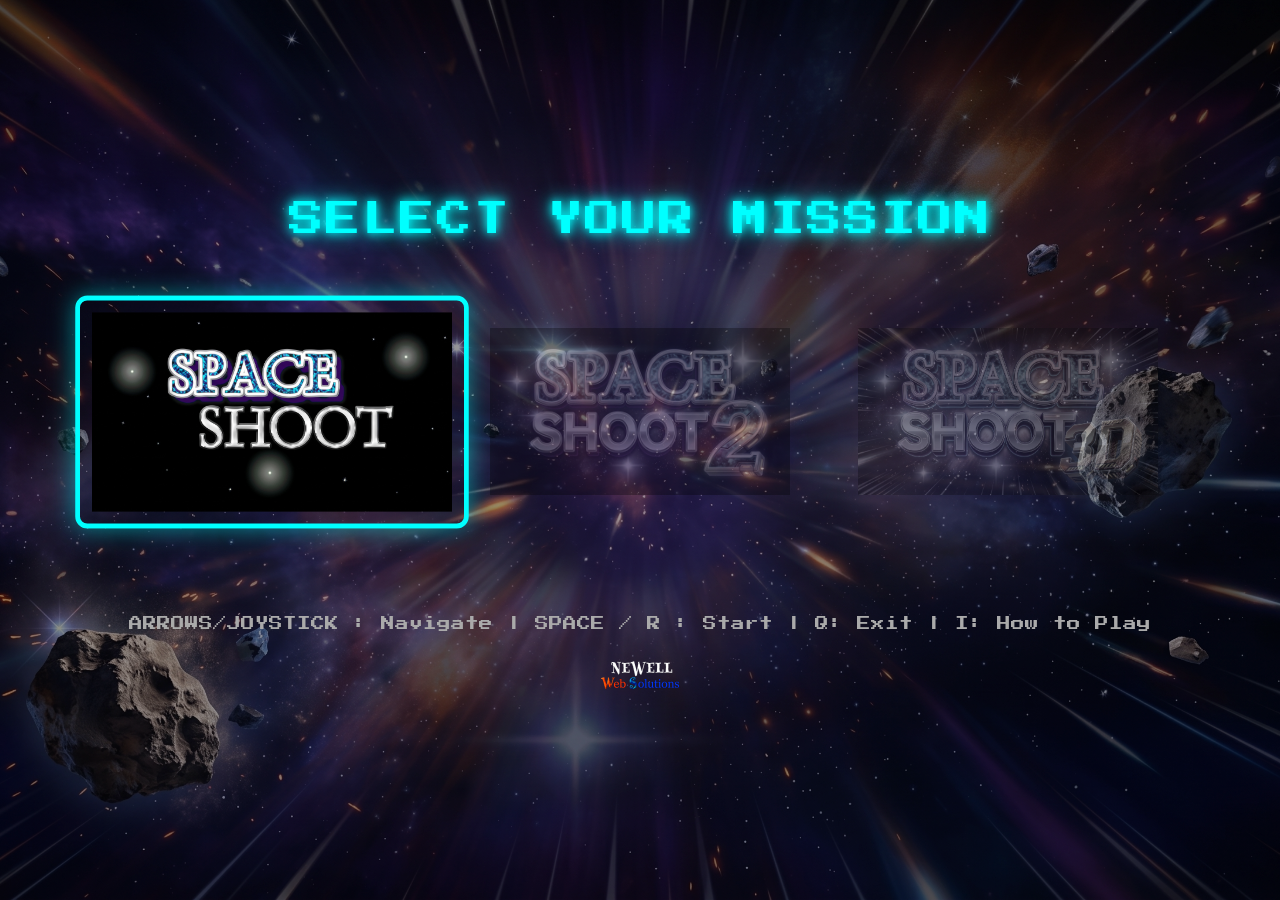
<file: index.html>
<!DOCTYPE html>
<html lang="en">
<head>
    <meta charset="UTF-8">
    <title>Space Shoot Arcade</title>
    <link rel="stylesheet" href="style.css">
</head>
<body>
    <!-- Idle Demo Video (overlay on top - unmuted for audio) -->
    <video id="demo-video" src="demo.mp4" loop></video>

    <!-- Main Arcade Interface -->
    <div id="menu-container">
        <div class="header">SELECT YOUR MISSION</div>
        
        <div id="game-carousel">
            <!-- Game 1 -->
            <div class="game-item selected" data-target="https://tymnewell.github.io/Space-shoot/index.html">
                <img src="SpaceShoot 1 LOGO_2.jpg" alt="Space Shoot 1">
            </div>
            <!-- Game 2 -->
            <div class="game-item" data-target="https://tymnewell.github.io/Space-Shoot-2/index.html">
                <img src="SpaceShoot 2 LOGO_2.jpg" alt="Space Shoot 2">
            </div>
            <!-- Game 3 -->
            <div class="game-item" data-target="https://tymnewell.github.io/Space-Shoot-3D/index.html">
                <img src="SpaceShoot 3 LOGO_2.png" alt="Space Shoot 3D">
            </div>
        </div>

        <!-- System Controls & Branding Footer -->
        <div class="footer-container">
            <div class="sub-message">
                ARROWS/JOYSTICK : Navigate | SPACE / R : Start | Q: Exit | <a href="instruction_card.html" style="color: inherit; text-decoration: none;">I: How to Play</a>
            </div>
            <img class="developer-logo" src="NWS.png" alt="NWS Logo">
        </div>
    </div>

    <script src="arcade.js"></script>
</body>
</html>
</file>
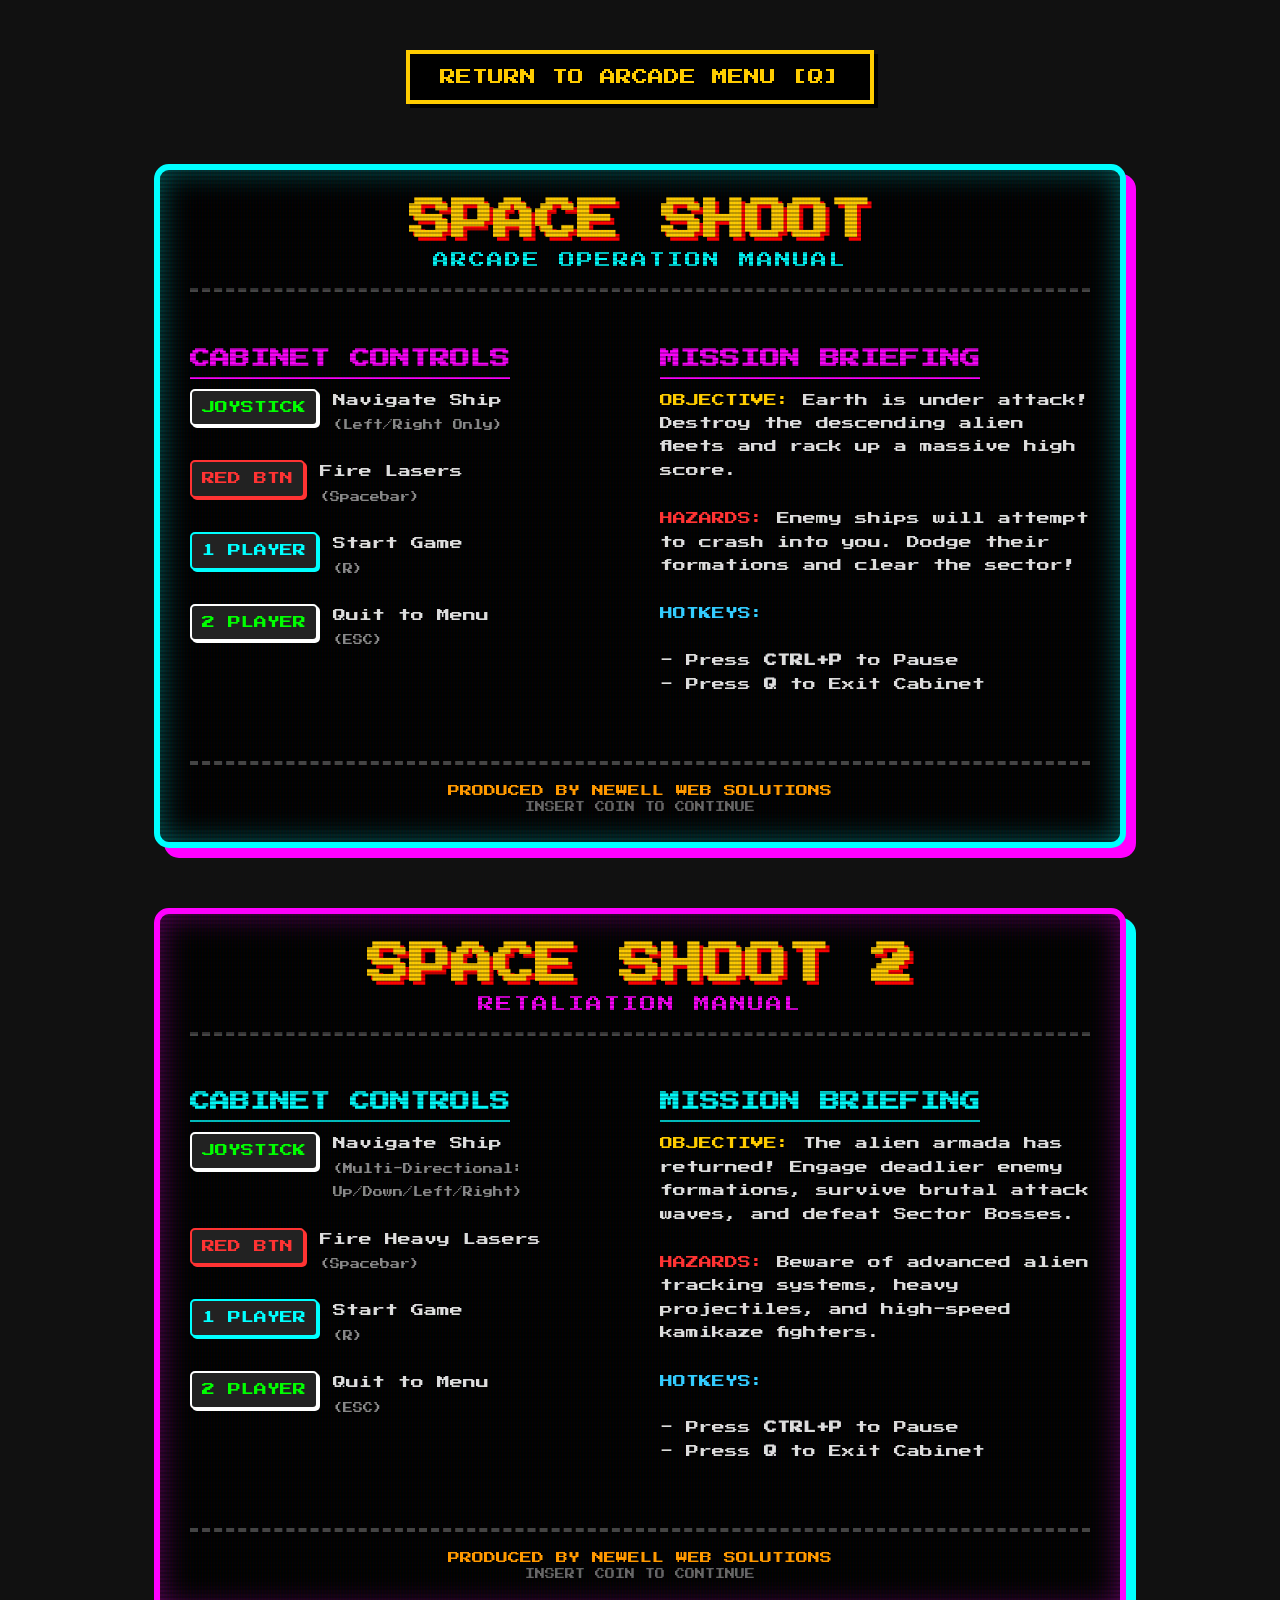
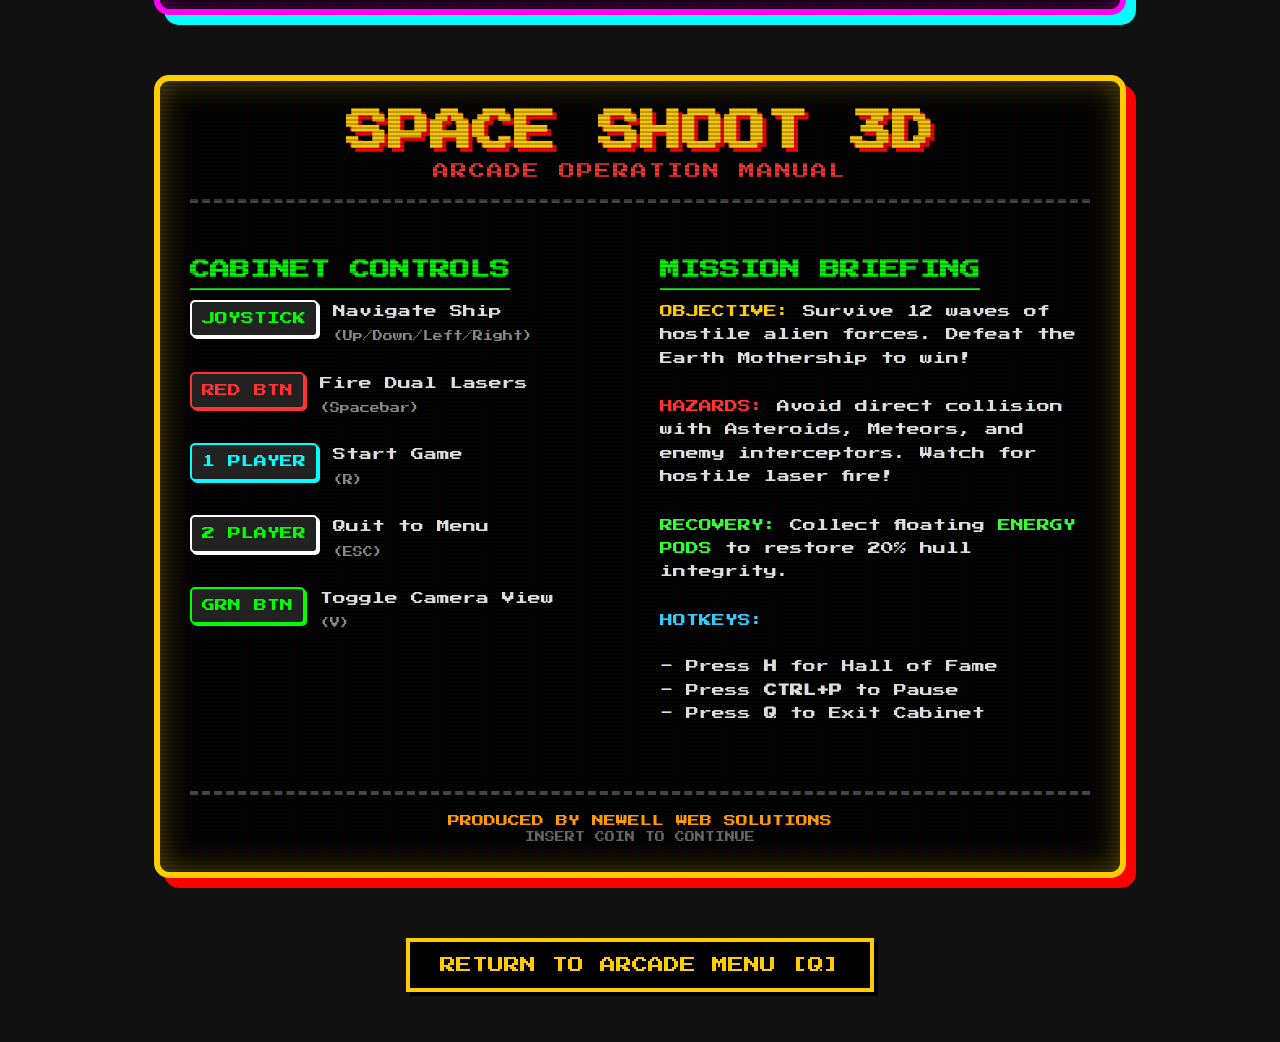
<file: instruction_card.html>
<!DOCTYPE html>
<html lang="en">
<head>
    <meta charset="UTF-8">
    <meta name="viewport" content="width=device-width, initial-scale=1.0">
    <title>Space Shoot Trilogy - Instruction Cards</title>
    <style>
        @import url('https://fonts.googleapis.com/css2?family=Press+Start+2P&display=swap');

        body {
            background-color: #111;
            display: flex;
            flex-direction: column;
            align-items: center;
            gap: 60px;
            padding: 50px 0;
            margin: 0;
            font-family: 'Press Start 2P', monospace;
            color: #fff;
            min-height: 100vh;
        }

        .nav-link {
            color: #ffcc00;
            text-decoration: none;
            font-size: 16px;
            padding: 15px 30px;
            border: 4px solid #ffcc00;
            background-color: #000;
            text-shadow: 2px 2px #000;
            box-shadow: 4px 4px 0px #000;
            transition: all 0.2s;
            cursor: pointer;
            z-index: 10;
        }

        .nav-link:hover {
            background-color: #ffcc00;
            color: #000;
            text-shadow: none;
        }

        .card-container {
            background-color: #000;
            border: 6px solid #00ffff;
            border-radius: 15px;
            width: 900px;
            padding: 30px;
            box-shadow: 10px 10px 0px #ff00ff, 0 0 30px rgba(0, 255, 255, 0.4) inset;
            position: relative;
            overflow: hidden;
        }

        /* Scanline effect */
        .card-container::before {
            content: " ";
            display: block;
            position: absolute;
            top: 0;
            left: 0;
            bottom: 0;
            right: 0;
            background: linear-gradient(rgba(18, 16, 16, 0) 50%, rgba(0, 0, 0, 0.25) 50%), linear-gradient(90deg, rgba(255, 0, 0, 0.06), rgba(0, 255, 0, 0.02), rgba(0, 0, 255, 0.06));
            z-index: 2;
            background-size: 100% 4px, 3px 100%;
            pointer-events: none;
        }

        /* Color variations for Space Shoot 2 */
        .card-container.sequel {
            border-color: #ff00ff;
            box-shadow: 10px 10px 0px #00ffff, 0 0 30px rgba(255, 0, 255, 0.4) inset;
        }
        
        .sequel .subtitle { color: #ff00ff; }
        .sequel .section-title { color: #00ffff; }

        /* Color variations for Space Shoot 3D */
        .card-container.three-d {
            border-color: #ffcc00;
            box-shadow: 10px 10px 0px #ff0000, 0 0 30px rgba(255, 204, 0, 0.4) inset;
        }
        
        .three-d .subtitle { color: #ff3333; }
        .three-d .section-title { color: #00ff00; }

        .header {
            text-align: center;
            margin-bottom: 40px;
            border-bottom: 4px dashed #444;
            padding-bottom: 20px;
        }

        .title {
            color: #ffcc00;
            font-size: 42px;
            text-shadow: 4px 4px 0px #ff0000;
            margin: 0 0 10px 0;
        }

        .subtitle {
            color: #00ffff;
            font-size: 16px;
            letter-spacing: 2px;
        }

        .content-grid {
            display: flex;
            justify-content: space-between;
            gap: 40px;
        }

        .column {
            flex: 1;
        }

        .section-title {
            color: #ff00ff;
            font-size: 20px;
            margin-bottom: 20px;
            text-decoration: underline;
            text-underline-offset: 8px;
        }

        ul {
            list-style-type: none;
            padding: 0;
            margin: 0;
        }

        li {
            margin-bottom: 25px;
            font-size: 13px;
            line-height: 1.8;
            display: flex;
            align-items: flex-start;
        }

        .key {
            display: inline-block;
            background: #222;
            border: 2px solid #fff;
            padding: 5px 10px;
            border-radius: 5px;
            color: #00ff00;
            margin-right: 15px;
            min-width: 90px;
            text-align: center;
            box-shadow: 2px 2px 0px #fff;
            position: relative;
            z-index: 3;
        }

        .desc {
            flex: 1;
            color: #ddd;
            position: relative;
            z-index: 3;
        }

        .highlight-red { color: #ff3333; }
        .highlight-green { color: #33ff33; }
        .highlight-blue { color: #33ccff; }
        .highlight-yellow { color: #ffcc00; }

        .footer {
            text-align: center;
            margin-top: 40px;
            font-size: 10px;
            color: #666;
            border-top: 4px dashed #444;
            padding-top: 20px;
            position: relative;
            z-index: 3;
        }

        .credit {
            color: #ff9900;
            font-size: 12px;
            margin-bottom: 5px;
        }
    </style>
</head>
<body>

    <!-- Top Navigation Link -->
    <a href="https://tymnewell.github.io/Space-Shoot-arcade-menu/" class="nav-link">RETURN TO ARCADE MENU [Q]</a>

    <!-- SPACE SHOOT 1 CARD -->
    <div class="card-container">
        <div class="header">
            <h1 class="title">SPACE SHOOT</h1>
            <div class="subtitle">ARCADE OPERATION MANUAL</div>
        </div>

        <div class="content-grid">
            <div class="column">
                <h2 class="section-title">CABINET CONTROLS</h2>
                <ul>
                    <li>
                        <span class="key">JOYSTICK</span>
                        <span class="desc">Navigate Ship <br><span style="font-size:10px; color:#888;">(Left/Right Only)</span></span>
                    </li>
                    <li>
                        <span class="key" style="color:#ff3333; border-color:#ff3333; box-shadow: 2px 2px 0px #ff3333;">RED BTN</span>
                        <span class="desc">Fire Lasers <br><span style="font-size:10px; color:#888;">(Spacebar)</span></span>
                    </li>
                    <li>
                        <span class="key" style="color:#00ffff; border-color:#00ffff; box-shadow: 2px 2px 0px #00ffff;">1 PLAYER</span>
                        <span class="desc">Start Game <br><span style="font-size:10px; color:#888;">(R)</span></span>
                    </li>
                    <li>
                        <span class="key">2 PLAYER</span>
                        <span class="desc">Quit to Menu <br><span style="font-size:10px; color:#888;">(ESC)</span></span>
                    </li>
                </ul>
            </div>

            <div class="column">
                <h2 class="section-title">MISSION BRIEFING</h2>
                <ul>
                    <li>
                        <span class="desc"><span class="highlight-yellow">OBJECTIVE:</span> Earth is under attack! Destroy the descending alien fleets and rack up a massive high score.</span>
                    </li>
                    <li>
                        <span class="desc"><span class="highlight-red">HAZARDS:</span> Enemy ships will attempt to crash into you. Dodge their formations and clear the sector!</span>
                    </li>
                    <li>
                        <span class="desc"><span class="highlight-blue">HOTKEYS:</span><br><br>
                        - Press <strong>CTRL+P</strong> to Pause<br>
                        - Press <strong>Q</strong> to Exit Cabinet</span>
                    </li>
                </ul>
            </div>
        </div>

        <div class="footer">
            <div class="credit">PRODUCED BY NEWELL WEB SOLUTIONS</div>
            INSERT COIN TO CONTINUE
        </div>
    </div>

    <!-- SPACE SHOOT 2 CARD -->
    <div class="card-container sequel">
        <div class="header">
            <h1 class="title">SPACE SHOOT 2</h1>
            <div class="subtitle">RETALIATION MANUAL</div>
        </div>

        <div class="content-grid">
            <div class="column">
                <h2 class="section-title">CABINET CONTROLS</h2>
                <ul>
                    <li>
                        <span class="key">JOYSTICK</span>
                        <span class="desc">Navigate Ship <br><span style="font-size:10px; color:#888;">(Multi-Directional: Up/Down/Left/Right)</span></span>
                    </li>
                    <li>
                        <span class="key" style="color:#ff3333; border-color:#ff3333; box-shadow: 2px 2px 0px #ff3333;">RED BTN</span>
                        <span class="desc">Fire Heavy Lasers <br><span style="font-size:10px; color:#888;">(Spacebar)</span></span>
                    </li>
                    <li>
                        <span class="key" style="color:#00ffff; border-color:#00ffff; box-shadow: 2px 2px 0px #00ffff;">1 PLAYER</span>
                        <span class="desc">Start Game <br><span style="font-size:10px; color:#888;">(R)</span></span>
                    </li>
                    <li>
                        <span class="key">2 PLAYER</span>
                        <span class="desc">Quit to Menu <br><span style="font-size:10px; color:#888;">(ESC)</span></span>
                    </li>
                </ul>
            </div>

            <div class="column">
                <h2 class="section-title">MISSION BRIEFING</h2>
                <ul>
                    <li>
                        <span class="desc"><span class="highlight-yellow">OBJECTIVE:</span> The alien armada has returned! Engage deadlier enemy formations, survive brutal attack waves, and defeat Sector Bosses.</span>
                    </li>
                    <li>
                        <span class="desc"><span class="highlight-red">HAZARDS:</span> Beware of advanced alien tracking systems, heavy projectiles, and high-speed kamikaze fighters.</span>
                    </li>
                    <li>
                        <span class="desc"><span class="highlight-blue">HOTKEYS:</span><br><br>
                        - Press <strong>CTRL+P</strong> to Pause<br>
                        - Press <strong>Q</strong> to Exit Cabinet</span>
                    </li>
                </ul>
            </div>
        </div>

        <div class="footer">
            <div class="credit">PRODUCED BY NEWELL WEB SOLUTIONS</div>
            INSERT COIN TO CONTINUE
        </div>
    </div>

    <!-- SPACE SHOOT 3D CARD -->
    <div class="card-container three-d">
        <div class="header">
            <h1 class="title">SPACE SHOOT 3D</h1>
            <div class="subtitle">ARCADE OPERATION MANUAL</div>
        </div>

        <div class="content-grid">
            <div class="column">
                <h2 class="section-title">CABINET CONTROLS</h2>
                <ul>
                    <li>
                        <span class="key">JOYSTICK</span>
                        <span class="desc">Navigate Ship <br><span style="font-size:10px; color:#888;">(Up/Down/Left/Right)</span></span>
                    </li>
                    <li>
                        <span class="key" style="color:#ff3333; border-color:#ff3333; box-shadow: 2px 2px 0px #ff3333;">RED BTN</span>
                        <span class="desc">Fire Dual Lasers <br><span style="font-size:10px; color:#888;">(Spacebar)</span></span>
                    </li>
                    <li>
                        <span class="key" style="color:#00ffff; border-color:#00ffff; box-shadow: 2px 2px 0px #00ffff;">1 PLAYER</span>
                        <span class="desc">Start Game <br><span style="font-size:10px; color:#888;">(R)</span></span>
                    </li>
                    <li>
                        <span class="key">2 PLAYER</span>
                        <span class="desc">Quit to Menu <br><span style="font-size:10px; color:#888;">(ESC)</span></span>
                    </li>
                    <li>
                        <span class="key" style="color:#00ff00; border-color:#00ff00; box-shadow: 2px 2px 0px #00ff00;">GRN BTN</span>
                        <span class="desc">Toggle Camera View <br><span style="font-size:10px; color:#888;">(V)</span></span>
                    </li>
                </ul>
            </div>

            <div class="column">
                <h2 class="section-title">MISSION BRIEFING</h2>
                <ul>
                    <li>
                        <span class="desc"><span class="highlight-yellow">OBJECTIVE:</span> Survive 12 waves of hostile alien forces. Defeat the Earth Mothership to win!</span>
                    </li>
                    <li>
                        <span class="desc"><span class="highlight-red">HAZARDS:</span> Avoid direct collision with Asteroids, Meteors, and enemy interceptors. Watch for hostile laser fire!</span>
                    </li>
                    <li>
                        <span class="desc"><span class="highlight-green">RECOVERY:</span> Collect floating <span class="highlight-green">ENERGY PODS</span> to restore 20% hull integrity.</span>
                    </li>
                    <li>
                        <span class="desc"><span class="highlight-blue">HOTKEYS:</span><br><br>
                        - Press <strong>H</strong> for Hall of Fame<br>
                        - Press <strong>CTRL+P</strong> to Pause<br>
                        - Press <strong>Q</strong> to Exit Cabinet</span>
                    </li>
                </ul>
            </div>
        </div>

        <div class="footer">
            <div class="credit">PRODUCED BY NEWELL WEB SOLUTIONS</div>
            INSERT COIN TO CONTINUE
        </div>
    </div>

    <!-- Bottom Navigation Link -->
    <a href="https://tymnewell.github.io/Space-Shoot-arcade-menu/" class="nav-link">RETURN TO ARCADE MENU [Q]</a>

    <!-- Keyboard Navigation Script -->
    <script>
        document.addEventListener('keydown', function(event) {
            // Map the "Q" key to return to the Arcade Menu
            if (event.code === 'KeyQ') {
                window.location.href = 'https://tymnewell.github.io/Space-Shoot-arcade-menu/';
            }
        });
    </script>

</body>
</html>
</file>
<file: style.css>
@import url('https://fonts.googleapis.com/css2?family=Press+Start+2P&display=swap');

body {
    background-color: black;
    background-image: url('menuBG.jpg');
    background-size: cover;
    background-position: center;
    background-repeat: no-repeat;
    color: white;
    font-family: 'Press Start 2P', 'Courier New', monospace;
    overflow: hidden;
    margin: 0;
    user-select: none;
}

#demo-video {
    display: none;
    position: fixed;
    top: 0;
    left: 0;
    width: 100vw;
    height: 100vh;
    object-fit: cover;
    z-index: 100;
}

#menu-container {
    position: relative;
    z-index: 2; 
    display: flex;
    flex-direction: column;
    align-items: center;
    justify-content: center;
    height: 100vh;
    /* Semi-transparent dark overlay to make text/logos pop against the background image */
    background: rgba(0, 0, 0, 0.4); 
}

.header {
    font-size: 2.2rem;
    color: #00ffff;
    text-shadow: 0 0 10px #00ffff, 0 0 20px #00ffff;
    margin-bottom: 50px;
    letter-spacing: 2px;
}

#game-carousel {
    display: flex;
    align-items: center;
    gap: 40px;
    height: 250px;
}

.game-item {
    width: 300px;
    transition: all 0.2s ease-in-out;
    opacity: 0.3;
    filter: grayscale(80%);
    border: 4px solid transparent;
    border-radius: 10px;
    padding: 10px;
}

.game-item img {
    width: 100%;
    height: auto;
    display: block;
}

.game-item.selected {
    opacity: 1;
    filter: grayscale(0%);
    transform: scale(1.2);
    border: 4px solid #00ffff;
    box-shadow: 0 0 20px rgba(0, 255, 255, 0.5);
}

.footer-container {
    margin-top: 80px;
    text-align: center;
    display: flex;
    flex-direction: column;
    align-items: center;
    gap: 20px;
}

.sub-message {
    font-size: 0.85rem;
    color: #aaaaaa;
}

.developer-logo {
    height: 48px;
    width: auto;
    display: block;
    margin: 0 auto;
}
</file>
